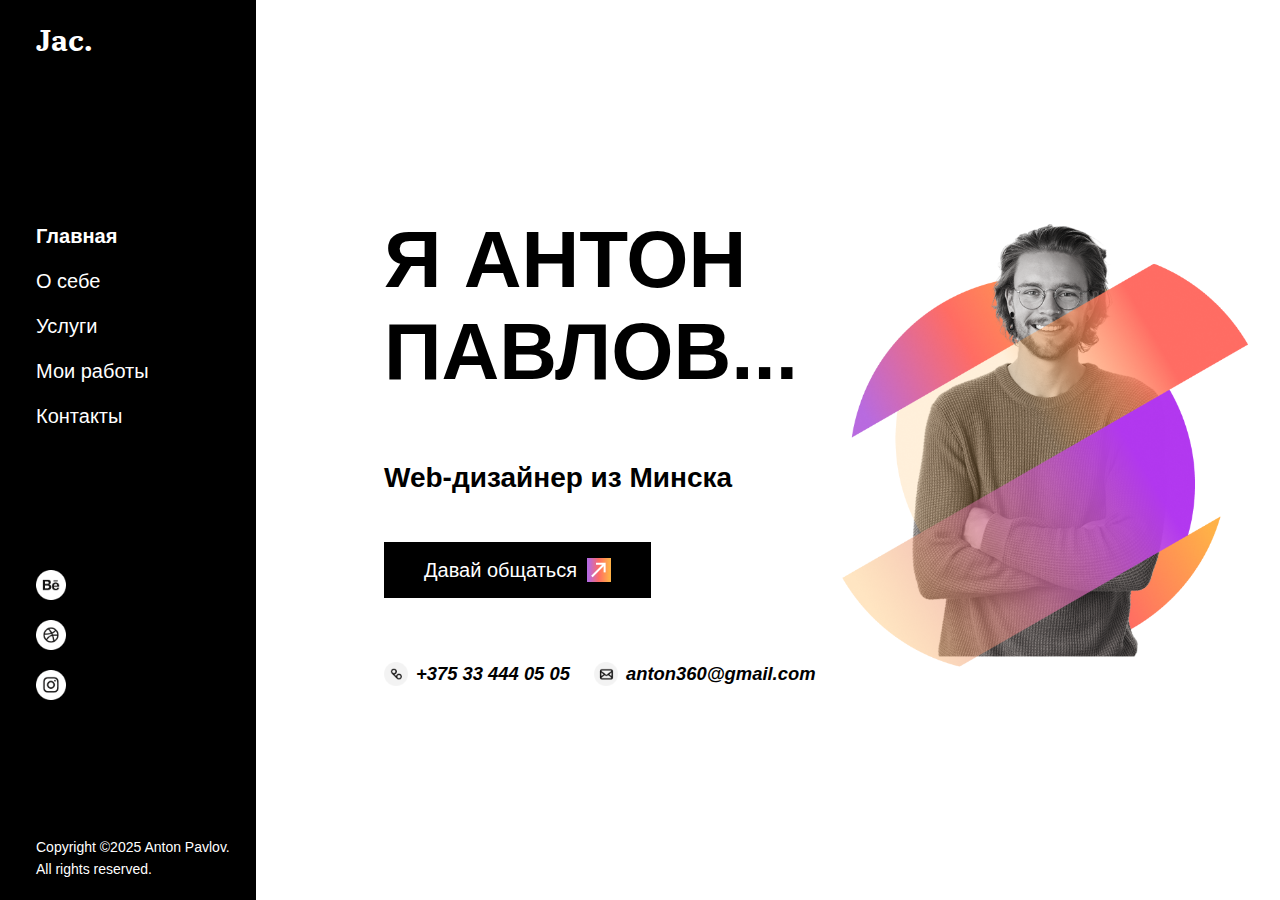
<file: index.html>
<!DOCTYPE html>
<html lang="ru">
<head>
    <meta charset="UTF-8">
    <meta name="viewport" content="width=device-width, initial-scale=1.0">
    <meta name="description" content="Меня зовут Антон Павлов. Я веб-дизайнер из Минска. Создаю уникальные дизайны для сайтов и приложений. Свяжитесь со мной для консультации и начала проекта.">
    <meta name="keywords" content="веб-дизайнер, Минск, услуги веб-дизайна, дизайн сайтов, консультация веб-дизайнера">
    <meta property="og:title" content="Антон Павлов - Веб-дизайнер из Минска">
    <meta property="og:description" content="Меня зовут Антон Павлов. Я веб-дизайнер из Минска. Помогу вам создать уникальный дизайн для сайта. Свяжитесь со мной для начала проекта.">
    <meta property="og:image" content="https://example.com/anton-image.jpg">
    <meta name="twitter:card" content="summary_large_image">
    <meta name="twitter:title" content="Антон Павлов - Веб-дизайнер из Минска">
    <meta name="twitter:description" content="Создайте идеальный веб-дизайн с Антоном Павловым. Консультации, дизайн сайтов, уникальные решения для вашего бизнеса.">
    <meta name="twitter:image" content="https://example.com/anton-image.jpg">
    <title>Главная</title>
    <link rel="icon" href="assets/images/favicon.ico" type="image/x-icon">
    <link rel="stylesheet" href="styles/styles.css"> 
    <link rel="stylesheet" href="styles/main.css">
    <link href="https://fonts.googleapis.com/css2?family=IBM+Plex+Serif:wght@700&display=swap" rel="stylesheet">
</head>
<body>
    <input type="checkbox" id="burger-toggle" class="burger-toggle">
    <label for="burger-toggle" class="burger-menu">☰</label>
    
    <aside class="sidebar">
        <div class="logo">Jac.</div>
        <nav class="menu">
            <a href="index.html" class="menu-item active">Главная</a>
            <a href="pages/main.html" class="menu-item">О себе</a>
            <a href="pages/services.html" class="menu-item">Услуги</a>
            <a href="pages/works.html" class="menu-item">Мои работы</a>
            <a href="pages/contact.html" class="menu-item">Контакты</a>
        </nav>
        <div class="social-icons">
            <a href="https://www.behance.net/" target="_blank" rel="noopener noreferrer"><img src="assets/images/Goggle.png" alt="Перейти на Behance"></a>
            <a href="https://dribbble.com/" target="_blank" rel="noopener noreferrer"><img src="assets/images/icon.png" alt="Перейти на Dribbble"></a>
            <a href="https://www.instagram.com/" target="_blank" rel="noopener noreferrer"><img src="assets/images/Instagram.png" alt="Перейти на Instagram"></a>
        </div>
        <div class="copyright">
            <p>Copyright ©2025 Anton Pavlov. All rights reserved.</p>
        </div>
    </aside>

    <main class="main-content">
        <div class="content-wrapper">
            <div class="info">
                <h1>Я АНТОН ПАВЛОВ...</h1>
                <h2>Web-дизайнер из Минска</h2>
                <a href="https://www.linkedin.com/" target="_blank" class="btn" download>Давай общаться  
                    <img src="assets/images/north_east.png" alt="Иконка стрелки" class="icon-btn">
                </a>
                <div class="contacts">
                    <div class="contact">
                        <img src="assets/images/Icon_phone.png" alt="Телефон" class="icon">
                        <a class="c">+375 33 444 05 05</a>
                    </div>
                    <div class="contact">
                        <img src="assets/images/Icon_mail.png" alt="Email" class="icon">
                        <a class="c">anton360@gmail.com</a>
                    </div>
                </div>
            </div>
            <img src="assets/images/main_img.png" alt="Антон Павлов - Веб-дизайнер" class="photo">
        </div>
    </main>

</body>
</html>
</file>
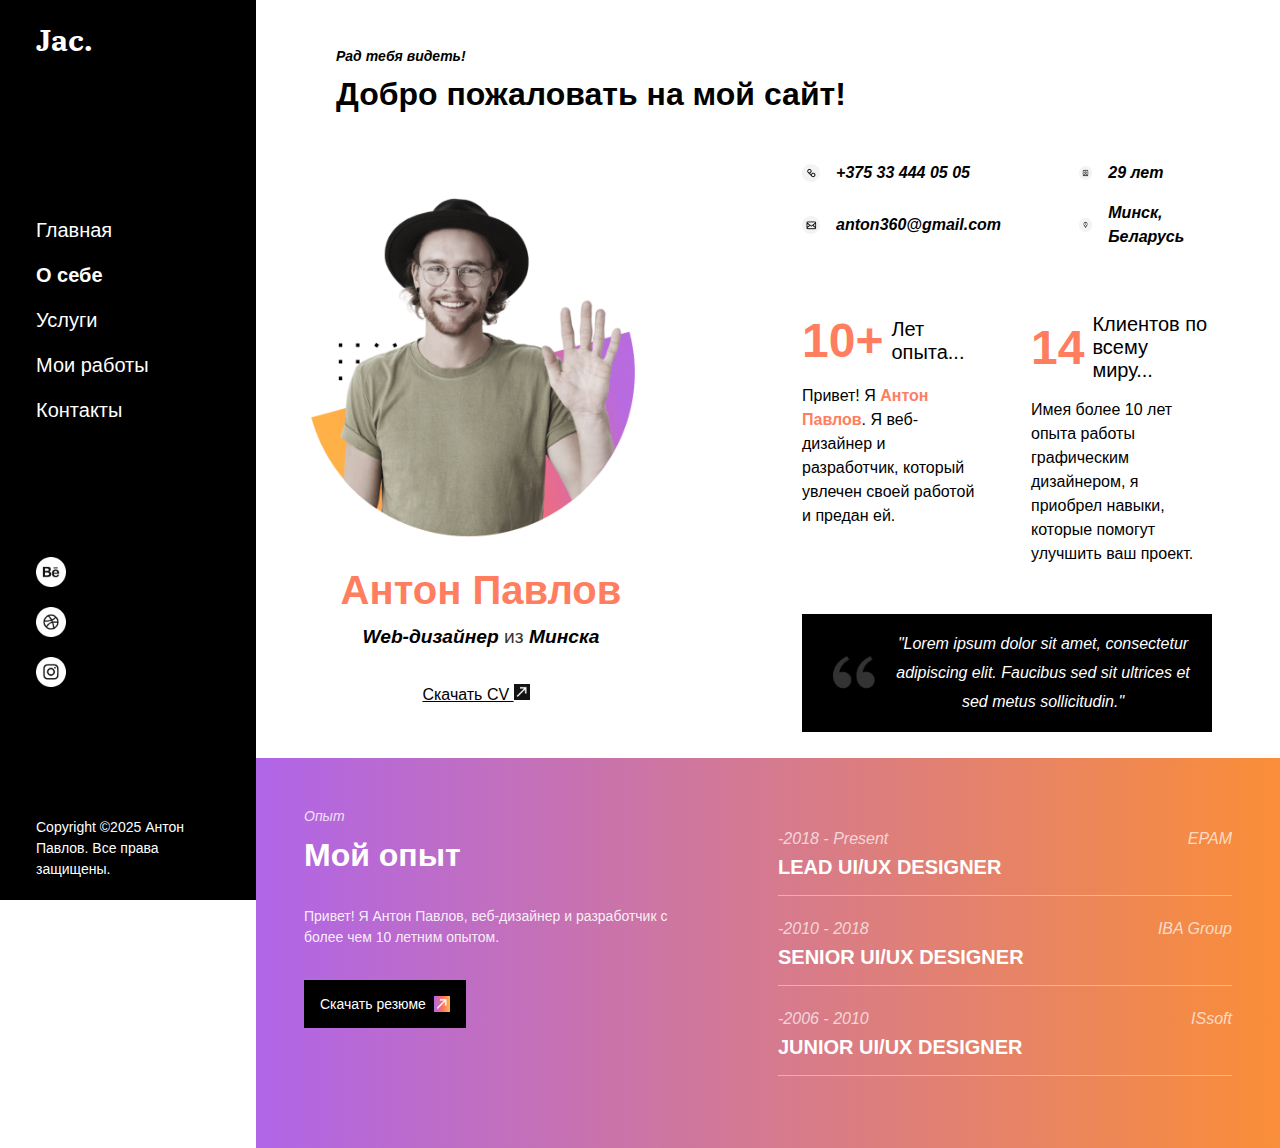
<file: pages/main.html>
<!DOCTYPE html>
<html lang="ru">
<head>
    <meta charset="UTF-8">
    <meta name="viewport" content="width=device-width, initial-scale=1.0">
    <meta name="description" content="Антон Павлов — профессиональный веб-дизайнер с более чем 10 летним опытом. Работы в области UI/UX дизайна, создание адаптивных интерфейсов и улучшение пользовательского опыта.">
    <meta name="keywords" content="веб-дизайнер, UI/UX дизайн, Минск, резюме веб-дизайнера, дизайн интерфейсов, опыт работы, дизайн для мобильных устройств">
    <meta name="author" content="Антон Павлов">
    <title>Главная | Антон Павлов — Веб-дизайнер</title>
    <link rel="icon" href="../assets/images/favicon.ico" type="image/x-icon">
    <link rel="stylesheet" href="../styles/styles.css">
    <link rel="stylesheet" href="../styles/home.css">
    <link href="https://fonts.googleapis.com/css2?family=IBM+Plex+Serif:wght@700&display=swap" rel="stylesheet">
</head>
<body>
    <input type="checkbox" id="burger-toggle" class="burger-toggle">
    <label for="burger-toggle" class="burger-menu">☰</label>
    
    <aside class="sidebar">
        <div class="logo">Jac.</div>
        <nav class="menu">
            <a href="../index.html" class="menu-item">Главная</a>
            <a href="main.html" class="menu-item active">О себе</a>
            <a href="services.html" class="menu-item">Услуги</a>
            <a href="works.html" class="menu-item">Мои работы</a>
            <a href="contact.html" class="menu-item">Контакты</a>
        </nav>
        <div class="social-icons">
            <a href="https://www.behance.net/" target="_blank" alt="Behance">
                <img src="../assets/images/Goggle.png" alt="Профиль на Behance">
            </a>
            <a href="https://dribbble.com/" target="_blank" alt="Dribbble">
                <img src="../assets/images/icon.png" alt="Профиль на Dribbble">
            </a>
            <a href="https://www.instagram.com/" target="_blank" alt="Instagram">
                <img src="../assets/images/Instagram.png" alt="Профиль в Instagram">
            </a>
        </div>
        <div class="copyright">
            <p>Copyright ©2025 Антон Павлов. Все права защищены.</p>
        </div>
    </aside>
    <main class="main-content">
        <section class="title-section">
            <h1>Рад тебя видеть!</h1>
            <h2>Добро пожаловать на мой сайт!</h2>
        </section>
        <div class="hero-info-wrapper">
            <section class="hero-container">
                <div class="hero-image">
                    <img src="../assets/images/img_home.png" alt="Портрет Антона Павлова">
                </div>
                <div class="hero-content">
                    <h2 class="name">Антон Павлов</h2>
                    <p class="subtitle"><span class="bolditalic">Web-дизайнер</span> из <span class="bolditalic">Минска</span></p>
                    <a href="https://www.linkedin.com/" target="_blank" class="social-link" download>Скачать CV 
                        <img src="../assets/images/north_east_home.png" alt="Стрелка" class="icon-north-east">
                    </a>
                </div>
            </section>
            <section class="info-container">
                <div class="contacts">
                    <div class="contact-item">
                        <img src="../assets/images/Icon_phone.png" alt="Иконка телефона" class="icon-info">
                        <p>+375 33 444 05 05</p>
                    </div>
                    <div class="contact-item">
                        <img src="../assets/images/icon_age.png" alt="Иконка возраста" class="icon-info">
                        <p>29 лет</p>
                    </div>
                    <div class="contact-item">
                        <img src="../assets/images/Icon_mail.png" alt="Иконка почты" class="icon-info">
                        <p>anton360@gmail.com</p>
                    </div>
                    <div class="contact-item">
                        <img src="../assets/images/icon_place.png" alt="Иконка местоположения" class="icon-info">
                        <p>Минск, Беларусь</p>
                    </div>
                </div>
                <div class="info">
                    <div class="info-item">
                        <div class="info-age">
                            <h2 class="gradient-text">10+ <span>Лет опыта...</span></h2>
                        </div>
                        <p>
                            Привет! Я <span class="highlight">Антон Павлов</span>. Я веб-дизайнер и разработчик, который увлечен своей работой и предан ей.
                        </p>
                    </div>
                    <div class="info-item">
                        <div class="info-age">
                            <h2 class="gradient-text">14 <span>Клиентов по всему миру...</span></h2>
                        </div>
                        <p>
                            Имея более 10 лет опыта работы графическим дизайнером, я приобрел навыки, которые помогут улучшить ваш проект.
                        </p>
                    </div>
                </div>
                <div class="testimonial">
                    <blockquote>
                        <img src="../assets/images/ri_double-quotes-r.png" alt="Icon Quote" class="icon">
                        <span>"Lorem ipsum dolor sit amet, consectetur adipiscing elit. Faucibus sed sit ultrices et sed metus sollicitudin."</span>
                    </blockquote>
                </div> 
            </section>
        </div>
        <footer class="footer">
            <section class="experience">
                <div class="experience-container">
                    <div class="experience-left">
                        <p class="tagline">Опыт</p>
                        <h2 class="title">Мой опыт</h2>
                        <p class="description">
                            Привет! Я Антон Павлов, веб-дизайнер и разработчик с более чем 10 летним опытом.
                        </p>
                        <a href="https://www.linkedin.com/" target="_blank" class="btn" download>Скачать резюме 
                            <img src="../assets/images/north_east.png" alt="Иконка стрелки" class="icon">
                        </a>
                    </div>
                    <div class="experience-right">
                        <ul class="experience-list">
                            <li>
                                <div class="experience-info">
                                    <div class="line-one">
                                        <span class="time">-2018 - Present</span>
                                        <span class="company">EPAM</span>
                                    </div>
                                    <div class="line-two">
                                        <span class="position">LEAD UI/UX DESIGNER</span>
                                    </div>
                                </div>
                            </li>
                            <li>
                                <div class="experience-info">
                                    <div class="line-one">
                                        <span class="time">-2010 - 2018</span>
                                        <span class="company">IBA Group</span>
                                    </div>
                                    <div class="line-two">
                                        <span class="position">SENIOR UI/UX DESIGNER</span>
                                    </div>
                                </div>
                            </li>
                            <li>
                                <div class="experience-info">
                                    <div class="line-one">
                                        <span class="time">-2006 - 2010</span>
                                        <span class="company">ISsoft</span>
                                    </div>
                                    <div class="line-two">
                                        <span class="position">JUNIOR UI/UX DESIGNER</span>
                                    </div>
                                </div>
                            </li>
                        </ul>
                    </div>
                </div>
            </section>
        </footer>
    </main>
</body>
</html>
</file>
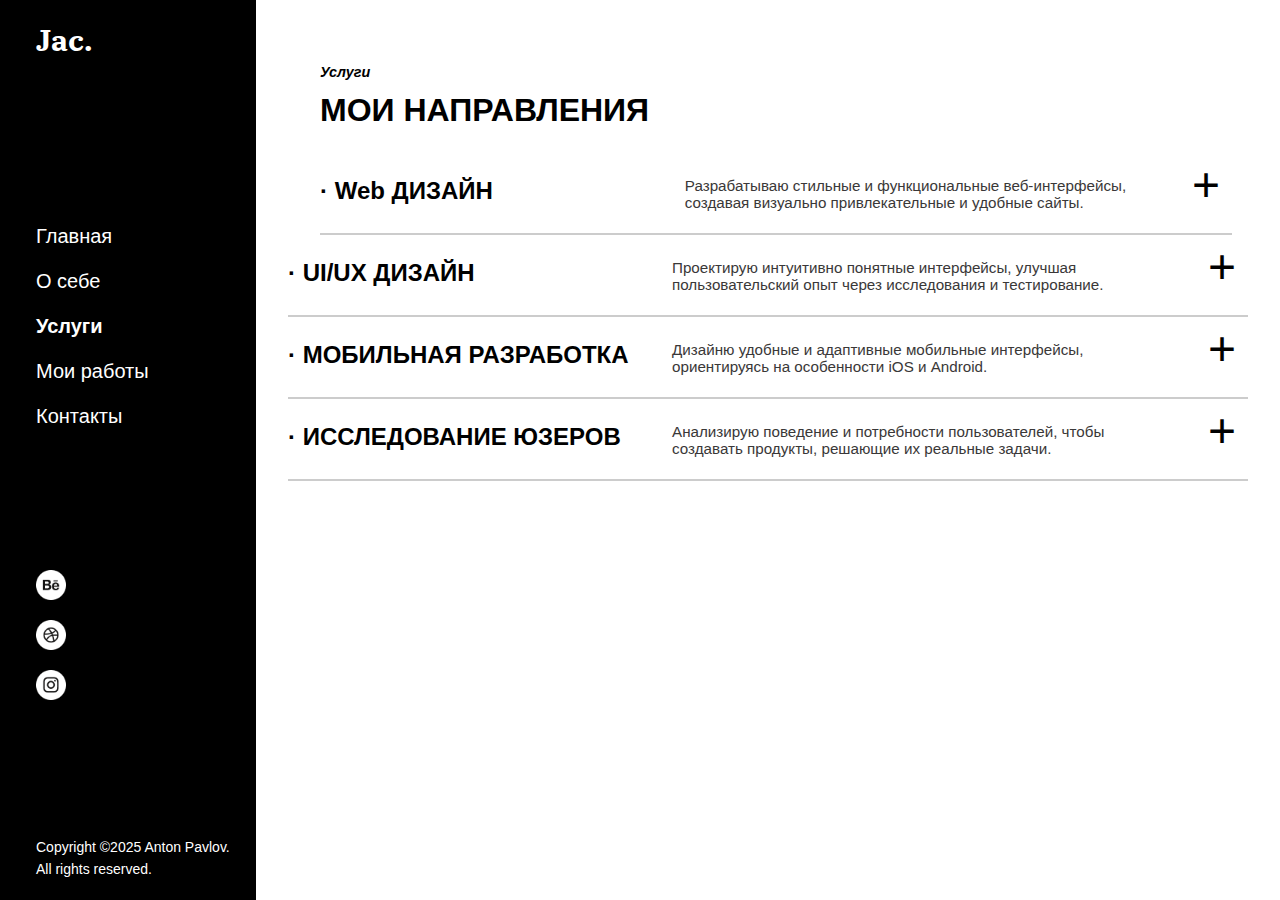
<file: pages/services.html>
<!DOCTYPE html>
<html lang="ru">
<head>
    <meta charset="UTF-8">
    <meta name="viewport" content="width=device-width, initial-scale=1.0">
    <meta name="description" content="Профессиональные услуги в области веб-дизайна, UI/UX дизайна, мобильной разработки и исследования юзеров. Создание адаптивных и удобных интерфейсов для бизнеса.">
    <meta name="keywords" content="веб-дизайн, UI/UX дизайн, мобильная разработка, исследование юзеров, интерфейсы, адаптивный дизайн, пользовательский опыт">
    <title>Услуги — Веб-дизайн, UI/UX Дизайн, Мобильная Разработка</title>
    <link rel="icon" href="../assets/images/favicon.ico" type="image/x-icon">
    <link rel="stylesheet" href="../styles/styles.css"> 
    <link rel="stylesheet" href="../styles/services.css">
    <link href="https://fonts.googleapis.com/css2?family=IBM+Plex+Serif:wght@700&display=swap" rel="stylesheet">
</head>
<body>
    <input type="checkbox" id="burger-toggle" class="burger-toggle">
    <label for="burger-toggle" class="burger-menu" aria-label="Открыть меню">☰</label>
    
    <aside class="sidebar">
        <div class="logo" aria-label="Логотип">Jac.</div>
        <nav class="menu" aria-label="Меню навигации">
            <a href="../index.html" class="menu-item">Главная</a>
            <a href="main.html" class="menu-item">О себе</a>
            <a href="services.html" class="menu-item active">Услуги</a>
            <a href="works.html" class="menu-item">Мои работы</a>
            <a href="contact.html" class="menu-item">Контакты</a>
        </nav>
        <div class="social-icons" aria-label="Социальные сети">
            <a href="https://www.behance.net/" target="_blank" rel="noopener noreferrer" aria-label="Перейти на Behance">
                <img src="../assets/images/Goggle.png" alt="Behance" width="32" height="32">
            </a>
            <a href="https://dribbble.com/" target="_blank" rel="noopener noreferrer" aria-label="Перейти на Dribbble">
                <img src="../assets/images/icon.png" alt="Dribbble" width="32" height="32">
            </a>
            <a href="https://www.instagram.com/" target="_blank" rel="noopener noreferrer" aria-label="Перейти на Instagram">
                <img src="../assets/images/Instagram.png" alt="Instagram" width="32" height="32">
            </a>
        </div>
        <footer class="copyright">
            <p>Copyright ©2025 Anton Pavlov. All rights reserved.</p>
        </footer>
    </aside>
    
    <main class="main-content">
        <header class="header">
            <h1>Услуги</h1>
            <h2>МОИ НАПРАВЛЕНИЯ</h2>
        </header>
        
        <section class="services-container">
            <article class="service" data-index="1">
                <header class="service-title-container">
                    <h3 class="service-title">· Web ДИЗАЙН</h3>
                </header>
                <div class="service-desc-container">
                    <div class="service-summary">
                        <p class="service-desc">Разрабатываю стильные и функциональные веб-интерфейсы, создавая визуально привлекательные и удобные сайты.</p>
                        <button class="expand-btn">+</button>
                    </div>
                    <div class="service-details">
                        <p>Разрабатываю современные и адаптивные веб-интерфейсы, учитывая последние тренды. Создаю визуально привлекательные дизайны, которые улучшают пользовательский опыт и повышают вовлеченность.</p>
                        <img src="../assets/images/web_design.webp" alt="Пример веб-дизайна">
                    </div>
                </div>
            </article>
        </section>
        
            
            <article class="service" data-index="2">
                <header class="service-title-container">
                    <h3 class="service-title">· UI/UX ДИЗАЙН</h3>
                </header>
                <div class="service-desc-container">
                    <div class="service-summary">
                        <p class="service-desc">Проектирую интуитивно понятные интерфейсы, улучшая пользовательский опыт через исследования и тестирование.</p>
                        <button class="expand-btn">+</button>
                    </div>
                    <div class="service-details">
                        <p>Проектирую удобные и интуитивно понятные интерфейсы, ориентированные на пользователя. Анализирую поведение аудитории и тестирую прототипы, чтобы создавать максимально эффективные решения.</p>
                        <img src="../assets/images/ui_ux.jpg" alt="Пример веб-дизайна">
                    </div>
                </div>
            </article>
            
            <article class="service" data-index="3">
                <header class="service-title-container">
                    <h3 class="service-title">· МОБИЛЬНАЯ РАЗРАБОТКА</h3>
                </header>
                <div class="service-desc-container">
                    <div class="service-summary">
                        <p class="service-desc">Дизайню удобные и адаптивные мобильные интерфейсы, ориентируясь на особенности iOS и Android.</p>
                        <button class="expand-btn">+</button>
                    </div>
                    <div class="service-details">
                        <p>Дизайню интерфейсы для мобильных приложений с акцентом на удобство и доступность. Оптимизирую пользовательские сценарии, учитывая особенности платформ iOS и Android.</p>
                        <img src="../assets/images/mobile.png" alt="Пример веб-дизайна">
                    </div>
                </div>
            </article>
            
            <article class="service" data-index="4">
                <header class="service-title-container">
                    <h3 class="service-title">· ИССЛЕДОВАНИЕ ЮЗЕРОВ</h3>
                </header>
                <div class="service-desc-container">
                    <div class="service-summary">
                        <p class="service-desc">Анализирую поведение и потребности пользователей, чтобы создавать продукты, решающие их реальные задачи.</p>
                        <button class="expand-btn">+</button>
                    </div>
                    <div class="service-details">
                        <p>Провожу глубинные интервью и тестирования, чтобы понять реальные потребности аудитории. Использую аналитические данные для создания продуктов, которые решают конкретные задачи пользователей.</p>
                        <img src="../assets/images/user_research.png" alt="Пример веб-дизайна">
                    </div>
                </div>
            </article>
        </section>
    </main>
    <script src="../scripts/drag.js"></script>
    <script src="../scripts/open_service.js"></script>
</body>
</html>
</file>
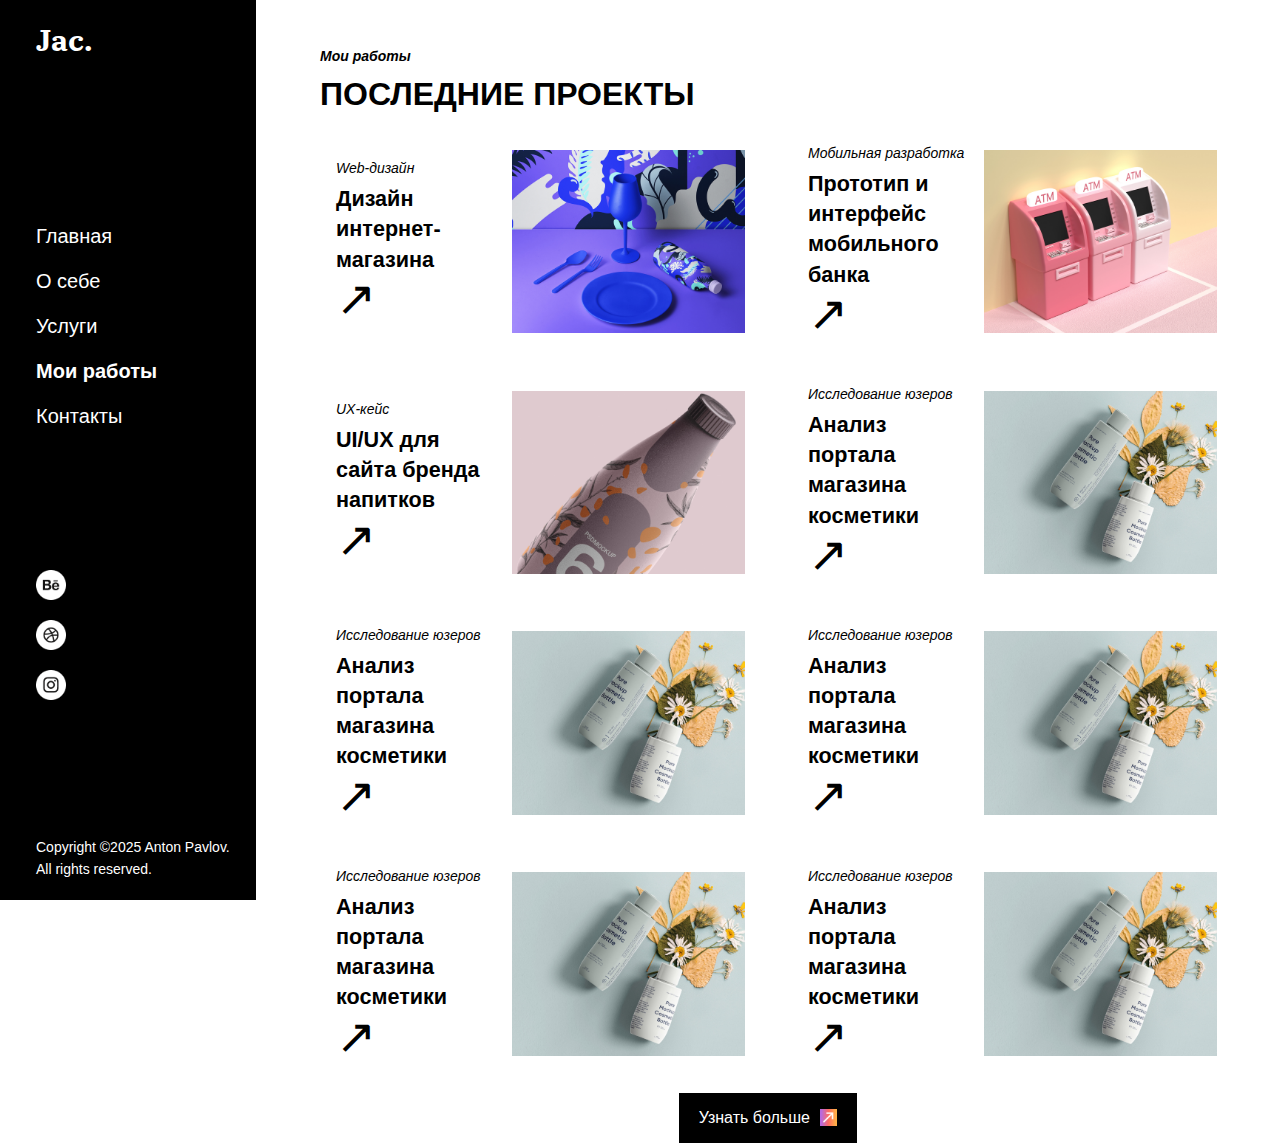
<file: pages/works.html>
<!DOCTYPE html>
<html lang="ru">
<head>
    <meta charset="UTF-8">
    <meta name="viewport" content="width=device-width, initial-scale=1.0">
    <meta name="description" content="Просмотрите мои работы в области веб-дизайна, мобильной разработки и UX-дизайна. Профессиональные проекты с детальной проработкой интерфейсов и исследований.">
    <title>Мои работы — Веб-дизайн, Мобильная разработка, UX/UI проекты</title>
    <link rel="icon" href="../assets/images/favicon.ico" type="image/x-icon">
    <link rel="stylesheet" href="../styles/styles.css"> 
    <link rel="stylesheet" href="../styles/works.css">
    <link href="https://fonts.googleapis.com/css2?family=IBM+Plex+Serif:wght@700&display=swap" rel="stylesheet">
</head>
<body>
    <input type="checkbox" id="burger-toggle" class="burger-toggle">
    <label for="burger-toggle" class="burger-menu" aria-label="Открыть меню">☰</label>
    
    <aside class="sidebar">
        <div class="logo" aria-label="Логотип">Jac.</div>
        <nav class="menu" aria-label="Меню навигации">
            <a href="../index.html" class="menu-item">Главная</a>
            <a href="main.html" class="menu-item">О себе</a>
            <a href="services.html" class="menu-item">Услуги</a>
            <a href="works.html" class="menu-item active">Мои работы</a>
            <a href="contact.html" class="menu-item">Контакты</a>
        </nav>
        <div class="social-icons" aria-label="Социальные сети">
            <a href="https://www.behance.net/" target="_blank" aria-label="Behance"><img src="../assets/images/Goggle.png" alt="Behance"></a>
            <a href="https://dribbble.com/" target="_blank" aria-label="Dribble"><img src="../assets/images/icon.png" alt="Dribble"></a>
            <a href="https://www.instagram.com/" target="_blank" aria-label="Instagram"><img src="../assets/images/Instagram.png" alt="Instagram"></a>
        </div>
        <footer class="copyright">
            <p>Copyright ©2025 Anton Pavlov. All rights reserved.</p>
        </footer>
    </aside>
    <main class="main-content">
        <header class="title-section">
            <h1>Мои работы</h1>
            <h2>ПОСЛЕДНИЕ ПРОЕКТЫ</h2>
        </header>
        <section class="projects">
            <article class="project" data-index="1">
                <div class="project-content">
                    <p class="project-category">Web-дизайн</p>
                    <h3>Дизайн интернет-магазина</h3>
                    <a href="https://dribbble.com/shots/25543928-Furniture-eCommerce-Website-Header-Exploration" target="_blank" class="project-link" aria-label="Посмотреть проект на Dribbble">
                        <span>↗</span>
                    </a>
                </div>
                <img src="../assets/images/works_img_1.png" alt="Дизайн интернет-магазина" width="600" height="400" srcset="../assets/images/works_img_1.png 2x">
            </article>
            <article class="project" data-index="2">
                <div class="project-content">
                    <p class="project-category">Мобильная разработка</p>
                    <h3>Прототип и интерфейс мобильного банка</h3>
                    <a href="https://dribbble.com/shots/25546025-Dashboard-Stocks" target="_blank" class="project-link" aria-label="Посмотреть проект на Dribbble">
                        <span>↗</span>
                    </a>
                </div>
                <img src="../assets/images/works_img_2.png" alt="Прототип мобильного банка" width="600" height="400" srcset="../assets/images/works_img_2.png 2x">
            </article>
            <article class="project" data-index="3">
                <div class="project-content">
                    <p class="project-category">UX-кейс</p>
                    <h3>UI/UX для сайта бренда напитков</h3>
                    <a href="https://dribbble.com/shots/25521060-Nutless-Monkey-Flavored-Kentucky-Bourbon-Whiskey" target="_blank" class="project-link" aria-label="Посмотреть проект на Dribbble">
                        <span>↗</span>
                    </a>
                </div>
                <img src="../assets/images/works_img_3.png" alt="UI/UX для сайта бренда напитков" width="600" height="400" srcset="../assets/images/works_img_3.png 2x">
            </article>
            <article class="project" data-index="4">
                <div class="project-content">
                    <p class="project-category">Исследование юзеров</p>
                    <h3>Анализ портала магазина косметики</h3>
                    <a href="https://dribbble.com/shots/25545713-Skincare-Products-Ecommerce-Web-Design" target="_blank" class="project-link" aria-label="Посмотреть проект на Dribbble">
                        <span>↗</span>
                    </a>
                </div>
                <img src="../assets/images/works_img_4.png" alt="Анализ портала магазина косметики" width="600" height="400" srcset="../assets/images/works_img_4.png 2x">
            </article>
            <article class="project" data-index="4">
                <div class="project-content">
                    <p class="project-category">Исследование юзеров</p>
                    <h3>Анализ портала магазина косметики</h3>
                    <a href="https://dribbble.com/shots/25545713-Skincare-Products-Ecommerce-Web-Design" target="_blank" class="project-link" aria-label="Посмотреть проект на Dribbble">
                        <span>↗</span>
                    </a>
                </div>
                <img src="../assets/images/works_img_4.png" alt="Анализ портала магазина косметики" width="600" height="400" srcset="../assets/images/work_img_5.jpg 2x">
            </article>
            <article class="project" data-index="4">
                <div class="project-content">
                    <p class="project-category">Исследование юзеров</p>
                    <h3>Анализ портала магазина косметики</h3>
                    <a href="https://dribbble.com/shots/25545713-Skincare-Products-Ecommerce-Web-Design" target="_blank" class="project-link" aria-label="Посмотреть проект на Dribbble">
                        <span>↗</span>
                    </a>
                </div>
                <img src="../assets/images/works_img_4.png" alt="Анализ портала магазина косметики" width="600" height="400" srcset="../assets/images/work_image_6.jpg 2x">
            </article>
            <article class="project" data-index="4">
                <div class="project-content">
                    <p class="project-category">Исследование юзеров</p>
                    <h3>Анализ портала магазина косметики</h3>
                    <a href="https://dribbble.com/shots/25545713-Skincare-Products-Ecommerce-Web-Design" target="_blank" class="project-link" aria-label="Посмотреть проект на Dribbble">
                        <span>↗</span>
                    </a>
                </div>
                <img src="../assets/images/works_img_4.png" alt="Анализ портала магазина косметики" width="600" height="400" srcset="../assets/images/work_image_7.jpg 2x">
            </article>
            <article class="project" data-index="4">
                <div class="project-content">
                    <p class="project-category">Исследование юзеров</p>
                    <h3>Анализ портала магазина косметики</h3>
                    <a href="https://dribbble.com/shots/25545713-Skincare-Products-Ecommerce-Web-Design" target="_blank" class="project-link" aria-label="Посмотреть проект на Dribbble">
                        <span>↗</span>
                    </a>
                </div>
                <img src="../assets/images/works_img_4.png" alt="Анализ портала магазина косметики" width="600" height="400" srcset="../assets/images/work_img_8.jpg 2x">
            </article>
        </section>
        <div class="button-container">
            <a href="https://dribbble.com/" target="_blank" class="btn" aria-label="Посмотреть другие работы">
                Узнать больше 
                <img src="../assets/images/north_east.png" alt="Иконка" class="icon">
            </a>
        </div>            
    </main>
    <script src="../scripts/drag.js"></script>
</body>
</html>
</file>
<file: styles/styles.css>
* {
    margin: 0;
    padding: 0;
    box-sizing: border-box;
}

.container {
    display: flex;
    width: 240px;
    transition: width 0.3s ease;
}

body {
    background-color: #000;
    color: #fff;
    margin: 0;
    padding: 0;
    display: flex;
    font-family: Arial, sans-serif;
    display: flex;
    height: 100vh;
    font-size: 16px;
    overflow: visible;
}

.sidebar {
    position: fixed;
    top: 0;
    left: 0;
    min-height: 100vh;
    width: 20%;
    background-color: #000;
    color: #fff;
    display: flex;
    flex-direction: column;
    justify-content: space-between;
    padding: 1.25rem;
    z-index: 1000;
}

.main-content {
    flex: 1;
    background-color: #fff;
    color: #000;
    padding: 2rem;
}

.sidebar .logo {
    font-family: 'IBM Plex Serif', sans-serif;
    font-size: 1.875rem;
    font-weight: bold;
    margin-bottom: 1.875rem;
    margin-left: 1rem;
}

.menu {
    display: flex;
    flex-direction: column;
    gap: 0.5rem;
    margin-left: 1rem;
}

.menu-item {
    font-family: 'IBM Plex Sans', sans-serif;
    font-size: 1.25rem;
    color: #ffffff;
    line-height: 1.875rem;
    text-decoration: none;
    margin-bottom: 0.4375rem;
    transition: transform 0.3s ease, color 0.3s ease;
}

.menu-item:hover {
    transform: scale(1.05);
    color: orange;
}

.menu-item.active {
    font-weight: bold;
}

.social-icons {
    display: flex;
    flex-direction: column;
    gap: 1rem;
    margin-left: 1rem;
}

.social-icons img {
    width: 15%;
    height: auto;
    transition: transform 0.3s ease, filter 0.3s ease;
}

.social-icons img:hover {
    transform: scale(1.1);
    filter: brightness(1.2);
}

.copyright {
    font-family: 'IBM Plex Sans', sans-serif;
    font-size: 0.875rem;
    line-height: 1.375rem;
    text-align: left;
    margin-left: 1rem;
}

.copyright p{
    font-size: 0.875rem;
    color: #fff;
}

.burger-menu {
    display: none;
    font-size: 2rem;
    color: #333232;
    position: absolute;
    top: 1rem;
    left: 1rem;
    cursor: pointer;
    z-index: 1100;
}

.burger-toggle {
    display: none;
}

.burger-toggle:checked ~ .container {
    width: 0;
}

.burger-toggle:checked ~ .main-content {
    margin-left: 0;
}

@media (max-width: 1200px) {
    .sidebar {
        width: 20%;
    }

    .menu-item {
        font-size: 1.125rem;
    }
}

@media (max-width: 1024px) {
    .sidebar {
        width: 20%;
    }

    .menu-item {
        font-size: 1.125rem;
    }
}

@media (max-width: 992px) {
    .burger-menu {
        display: block;
    }

    .container {
        width: 0;
    }

    .sidebar {
        transform: translateX(-100%);
        position: fixed;
        top: 0;
        left: 0;
        height: 100%;
        width: 240px;
        transition: transform 0.3s ease;
    }

    .burger-toggle:checked ~ .sidebar {
        transform: translateX(0);
    }

    .main-content {
        margin-left: 0;
        width: 100%;
    }

    .sidebar .logo {
        margin-left: 3rem;
    }

    .menu-item {
        font-size: 1rem;
    }

    .social-icons img {
        width: 2rem;
    }
}

@media (max-width: 768px) {
    .burger-menu {
        display: block;
    }

    .sidebar {
        transform: translateX(-100%);
        position: fixed;
        top: 0;
        left: 0;
        height: 100%;
        width: 240px;
        transition: transform 0.3s ease;
    }

    .burger-toggle:checked ~ .sidebar {
        transform: translateX(0);
    }

    .sidebar .logo {
        margin-left: 2rem;
    }
    
    .menu {
        margin-left: 2rem;
    }

    .social-icons {
        margin-left: 2rem;
    }

    .copyright {
        margin-left: 2rem;
    }
}

* {
    margin: 0;
    padding: 0;
    box-sizing: border-box;
}

.container {
    display: flex;
    width: 240px;
    transition: width 0.3s ease;
}

body {
    background-color: #000;
    color: #fff;
    margin: 0;
    padding: 0;
    display: flex;
    font-family: Arial, sans-serif;
    display: flex;
    height: 100vh;
    font-size: 16px;
    overflow: visible;
}

.sidebar {
    position: fixed;
    top: 0;
    left: 0;
    min-height: 100vh;
    width: 20%;
    background-color: #000;
    color: #fff;
    display: flex;
    flex-direction: column;
    justify-content: space-between;
    padding: 1.25rem;
    z-index: 1000;
}

.main-content {
    flex: 1;
    background-color: #fff;
    color: #000;
    padding: 2rem;
}

.sidebar .logo {
    font-family: 'IBM Plex Serif', sans-serif;
    font-size: 1.875rem;
    font-weight: bold;
    margin-bottom: 1.875rem;
    margin-left: 1rem;
}

.menu {
    display: flex;
    flex-direction: column;
    gap: 0.5rem;
    margin-left: 1rem;
}

.menu-item {
    font-family: 'IBM Plex Sans', sans-serif;
    font-size: 1.25rem;
    color: #ffffff;
    line-height: 1.875rem;
    text-decoration: none;
    margin-bottom: 0.4375rem;
    transition: transform 0.3s ease, color 0.3s ease;
}

.menu-item:hover {
    transform: scale(1.05);
    color: orange;
}

.menu-item.active {
    font-weight: bold;
}

.social-icons {
    display: flex;
    flex-direction: column;
    gap: 1rem;
    margin-left: 1rem;
}

.social-icons img {
    width: 15%;
    height: auto;
    transition: transform 0.3s ease, filter 0.3s ease;
}

.social-icons img:hover {
    transform: scale(1.1);
    filter: brightness(1.2);
}

.copyright {
    font-family: 'IBM Plex Sans', sans-serif;
    font-size: 0.875rem;
    line-height: 1.375rem;
    text-align: left;
    margin-left: 1rem;
}

.copyright p{
    font-size: 0.875rem;
    color: #fff;
}

.burger-menu {
    display: none;
    font-size: 2rem;
    color: #333232;
    position: absolute;
    top: 1rem;
    left: 1rem;
    cursor: pointer;
    z-index: 1100;
}

.burger-toggle {
    display: none;
}

.burger-toggle:checked ~ .container {
    width: 0;
}

.burger-toggle:checked ~ .main-content {
    margin-left: 0;
}

@media (max-width: 1200px) {
    .sidebar {
        width: 20%;
    }

    .menu-item {
        font-size: 1.125rem;
    }
}

@media (max-width: 1024px) {
    .sidebar {
        width: 20%;
    }

    .menu-item {
        font-size: 1.125rem;
    }
}

@media (max-width: 992px) {
    .burger-menu {
        display: block;
    }

    .container {
        width: 0;
    }

    .sidebar {
        transform: translateX(-100%);
        position: fixed;
        top: 0;
        left: 0;
        height: 100%;
        width: 240px;
        transition: transform 0.3s ease;
    }

    .burger-toggle:checked ~ .sidebar {
        transform: translateX(0);
    }

    .main-content {
        margin-left: 0;
        width: 100%;
    }

    .sidebar .logo {
        margin-left: 3rem;
    }

    .menu-item {
        font-size: 1rem;
    }

    .social-icons img {
        width: 2rem;
    }
}

@media (max-width: 768px) {
    .burger-menu {
        display: block;
    }

    .sidebar {
        transform: translateX(-100%);
        position: fixed;
        top: 0;
        left: 0;
        height: 100%;
        width: 240px;
        transition: transform 0.3s ease;
    }

    .burger-toggle:checked ~ .sidebar {
        transform: translateX(0);
    }

    .sidebar .logo {
        margin-left: 2rem;
    }
    
    .menu {
        margin-left: 2rem;
    }

    .social-icons {
        margin-left: 2rem;
    }

    .copyright {
        margin-left: 2rem;
    }
}
</file>
<file: styles/main.css>
:root {
    --padding-small: 0.625rem;
    --padding-medium: 1rem;
    --padding-large: 2rem;
    --font-size-medium: 1rem;
    --margin-small: 0.625rem;
    --margin-medium: 1rem;
    --margin-large: 1.25rem;
    --color-primary: #000;
    --color-secondary: #fff;
    --color-accent: #ff7e5f;
}

body {
    background-color: #ffffff;
    color: #000;
    margin: 0;
    padding: 0;
    font-family: 'IBM Plex Sans', sans-serif;
    display: flex;
    justify-content: flex-start;
    align-items: center;
    height: 100vh;
    margin-left: 20%;
}

.main-content {
    display: flex;
    justify-content: center;
    align-items: center;
    width: 100%;
    height: 100%;
    padding: var(--padding-large);
}

.content-wrapper {
    display: flex;
    width: 100%;
    max-width: 100%;
    align-items: center;
}

.info {
    display: flex;
    flex-direction: column;
    max-width: 45%;
    margin-left: 10%;
}

.photo {
    width: 45%;
    object-fit: cover;
}

h1 {
    font-size: 5rem;
    font-weight: bolder;
    margin-bottom: 4rem;
}

h2 {
    font-size: 1.75rem;
    font-weight: bolder;
    margin-bottom: 3rem;
}

.btn {
    background-color: #000;
    color: #fff;
    width:fit-content;
    padding: 1rem 2.5rem;
    border: none;
    text-decoration: none;
    display: inline-flex;
    align-items: center;
    justify-content: center;
    font-size: 1.25rem;
    transition: background-color 0.3s, transform 0.3s;
    margin-bottom: 4rem;
}

.btn:hover {
    background-color: #444;
    transform: scale(1.05);
}

.icon-btn {
    width: 1.5rem;
    margin-left: var(--margin-small);
}

.contacts{
    display: flex;
    align-items: center;
    gap: 1.5rem;
}

.contact {
    display: flex;
    align-items: center;
    gap: 0.5rem;
}

.c{
    font-size:1.15rem;
    font-weight: bold;
    font-style: italic;
}

.icon {
    width: 1.5rem;
    height: auto;
}

@media (max-width: 1200px) {
    .main-content {
        padding: var(--padding-medium);
        margin-left: 0;
    }

    .info {
        margin-left: 10%;
    }

    h1 {
        font-size: 4rem;
        margin-bottom: 3;
    }

    h2 {
        font-size: 1.5rem;
        margin-bottom: 1.5rem;
    }

    .photo{
        padding: 0.5rem;
    }

    .btn{
        font-size: 1rem;
        padding: 0.75rem 1.5rem;
    }

    .c{
        font-size: 1rem;
    }
}

@media (max-width: 1024px) {

    .main-content{
        align-items: flex-start;
    }

    .content-wrapper {
        flex-direction: column;
    }

    .info {
        max-width: 100%;
        margin-left: 0;
        padding: 3rem
    }

    .photo {
        max-width: 80%;
    }

    h1{
        margin-bottom: 2rem;
    }

    h2{
        font-size: 2rem;
        margin-bottom: 2rem;
    }

    .btn{
        font-size: 1.5rem;
        padding: 1rem 2rem;
        margin-bottom: 2rem;
    }

    .c{
        font-size: 1.5rem;
    }

    .icon{
        width: 2rem;
    }
}

@media (max-width: 992px) {
    body{
        margin-left: 0;
    }

    .main-content {
        margin-top: 3rem;
        margin-left: 0;
        padding: var(--padding-medium);
    }

    .info{
        padding: 0;
    }

    .contacts {
        display: grid;
        grid-template-columns: repeat(2, 1fr);
        row-gap: 1rem;
        column-gap: 4rem;
    }
}

@media (max-width: 768px) {
    .main-content {
        padding: var(--padding-small);
    }

    .content-wrapper {
        flex-direction: column;
        align-items: center;
    }

    .info {
        max-width: 100%;
        text-align: center;
        align-items: center;
        padding: 1rem;
    }

    h1{
        font-size: 2.5rem;
    }

    h2{
        font-size: 1.5rem;
    }

    .btn{
        font-size: 1rem;
        padding: 0.75rem 2rem;
    }

    .photo {
        max-width: 70%;
    }

    .contacts{
        display: flex;
        flex-direction: column;
        align-items: center;
    }

    .c{
        font-size: 1rem;
    }

    .icon{
        width: 1.5rem;
    }
}
</file>
<file: styles/home.css>
:root {
    --font-size-xxsmall: 0.65rem;
    --font-size-xsmall: 0.8rem;
    --font-size-small: 0.875rem;
    --font-size-medium: 1rem;
    --font-size-large: 1.5rem;
    --font-size-xlarge: clamp(1.5rem, 2vw + 1rem, 2rem);
    --padding-small: 0.625rem;
    --padding-medium: 1rem;
    --padding-large: 2rem;
    --padding-xlarge: 3rem;
    --margin-small: 0.625rem;
    --margin-medium: 1rem;
    --margin-large: 1.25rem;
    --margin-xlarge: 7rem;
    --color-primary: #000;
    --color-secondary: #fff;
    --color-accent: #ff7e5f;
}

body {
    background-color: #ffffff;
    color: #fff;
    margin: 0;
    padding: 0;
    display: flex;
    font-family: 'IBM Plex Sans', sans-serif;
    display: flex;
    height: 100vh;
    font-size: 16px;
}

.main-content {
    display: flex;
    flex: 1;
    background-color: #fff;
    color: #000;
    padding: 0rem;
    flex-direction: column;
    align-items: flex-start;
    display: flex;
    align-items: stretch;
    min-height: 100vh;
    position: relative;
    margin-left: 20%;
}

.title-section {
    max-width: 100%;
    background-color: #fff;
    margin-top: 3rem;
    margin-left: 5rem;
    margin-bottom: 1rem;
}

.title-section h1 {
    font-size: var(--font-size-small);
    margin-bottom: 0.75rem;
    font-style: italic;
    font-weight: 550;
}

.title-section h2 {
    font-size: var(--font-size-xlarge);
    font-weight: bolder;
}

.hero-info-wrapper {
    display: flex;
    justify-content: space-between;
    gap: var(--margin-large);
    margin: var(--margin-medium) var(--margin-large);
}

.hero-container {
    display: flex;
    flex-direction: column;
    justify-content: center;
    align-items: center;
    text-align: center;
    margin: var(--margin-large) 0;
}

.hero-image img {
    max-width: 25rem;
    padding: var(--padding-small);
}

.hero-content {
    margin-top: var(--margin-medium);
}

.name {
    font-size: 2.5rem;
    font-weight: bold;
    color: #ff7e5f;
}

.subtitle {
    font-size: 1.2rem;
    margin: var(--margin-small) 0;
    color: #333;
    margin-bottom: 2rem;
}

.bolditalic {
    font-weight: bold;
    font-style: italic;
    color: #000;
}

.social-link {
    font-size: var(--font-size-medium);
    font-weight: 300;
    display: inline-block;
    margin-right: var(--margin-small);
    color: #000;
    text-decoration: underline;
    transition: color 0.3s, transform 0.3s;
    margin-bottom: 1rem;
}

.social-link:hover {
    color: #ff7e5f;
    transform: scale(1.1);
}

.icon-north-east {
    width: 1rem;
    height: auto;
}

.info-container {
    display: flex;
    flex-direction: column;
    justify-content: flex-start;
    align-items: flex-start;
    margin-bottom: var(--margin-small);
    margin-left: 6rem;
    margin-top: 1rem;
    margin-right: 3rem;
}

.contacts {
    display: grid;
    max-height: 6rem;
    grid-template-columns: repeat(2, 1fr);
    row-gap: 1rem;
    column-gap: 6rem;
    flex: 2;
    margin-bottom: 4rem;
}

.contact-item {
    display: flex;
    align-items: center;
}

.icon-info {
    width: 10%;
    height: auto;
    margin-right: 1rem;
}

.contact-item p {
    font-size: var(--font-size-medium);
    margin: 0;
    color: #000000;
    font-weight: bold;
    font-style: italic;
}

.info {
    display: grid;
    grid-template-columns: repeat(2, 1fr);
    column-gap: 3rem;
}

.info-item {
    display: flex;
    flex-direction: column;
}

.info-age{
    display: flex;
    align-items: center;
    margin-bottom: 1rem;
}

.info-age h2 {
    font-size: 3rem;
    font-weight: bold;
    color: #FF7E5F;
    margin: 0;
    display: inline-flex;
    align-items: center;
}

.info-age span {
    font-size: 1.25rem;
    font-weight: normal;
    max-width: 15rem;
    color: #000;
    margin-left: 0.5rem;
}

p {
    font-size: 1rem;
    max-width: 20rem;
    line-height: 1.5;
    color: #000000;
}

p .highlight {
    color: #FF7E5F;
    font-weight: bold;
}

.testimonial {
    flex: 1;
    background-color: #000;
    color: #fff;
    text-align: center;
    font-style: italic;
    margin-top: 3rem;
    display: flex;
    justify-content: center;
    align-items: center;
    margin-right: 0rem;
}

.testimonial blockquote {
    display: flex;
    align-items: center;
    gap: 0.5rem;
    max-width: 100%;
    font-size: 1rem;
    line-height: 1.8;
    color: #fff;
    margin: 0 auto;
    padding: 1rem;
}

.testimonial blockquote img {
    width: 3.5rem;
    height: auto;
    opacity: 1;
    flex-shrink: 0;
}

.footer {
    background: linear-gradient(90deg, #b065e8, #fa8e38);
    padding: var(--padding-xlarge);
    color: #fff;
    width: 100%;
    max-width: 100%;
    height: 100%;
    width: 100%;
    box-sizing: border-box;
    margin-top: auto; 
}

.experience-container {
    display: flex;
    justify-content: space-between;
    align-items: flex-start;
    gap: var(--margin-large);
}

.experience-left {
    display: flex;
    flex-direction: column;
    flex: 1;
}

.tagline {
    font-size: var(--font-size-small);
    font-style: italic;
    color: rgba(255, 255, 255, 0.8);
    margin-bottom: var(--margin-small);
}

.title {
    font-size: 2rem;
    font-weight: bold;
    color: #fff;
    margin-bottom: 2rem;
}

.description {
    font-size: var(--font-size-small);
    color: rgba(255, 255, 255, 0.9);
    max-width: 23rem;
}

.btn {
    background-color: #000;
    color: #fff;
    padding: 1rem 1rem;
    text-decoration: none;
    display: inline-flex;
    align-items: center;
    justify-content: center;
    font-size: var(--font-size-small);
    margin-top: 2rem;
    cursor: pointer;
    max-width:fit-content;
}

.icon {
    flex-shrink: 0;
    width: 1rem;
    height: 1rem;
    margin-left: 0.5rem;
}

.experience-right {
    flex: 1;
}

.experience-list {
    list-style: none;
    padding: 0;
    margin: 1.5rem 0;
}

.experience-info {
    border-bottom: 1px solid rgba(255, 255, 255, 0.4);
    padding-bottom: 1rem;
    margin-bottom: 1.5rem;
}

.line-one {
    display: flex;
    justify-content: space-between;
    font-size: 0.75rem;
    color: rgba(255, 255, 255, 0.7);
    font-style: italic;
}

.line-two {
    text-align: left;
    font-size: 1.25rem;
    font-weight: bold;
    color: #fff;
    margin-top: 0.5rem;
}

.time {
    font-size: 1rem;
}

.company {
    font-size: 1rem;
    text-align: right;
}

@media (max-width: 1200px) {
    .main-content {
        padding: var(--padding-medium);
        margin-left: 20%;
    }

    .title-section h2 {
        font-size: 1.8rem;
    }

    .hero-container {
        margin: var(--margin-medium) 0;
    }

    .hero-image img {
        max-width: 20rem;
    }

    .info-age h2 {
        font-size: 2.2rem;
    }

    p {
        font-size: 0.95rem;
    }
}

@media (min-width: 1024px) {
    .hero-info-wrapper {
        flex-direction: row;
        align-items: flex-start;
    }

    .hero-container, 
    .info-container {
        flex: 1;
    }
}

@media (max-width: 1024px) {
    .hero-info-wrapper {
        flex-direction: column;
        align-items: center;
    }

    .hero-container, 
    .info-container {
        width: 100%;
        margin-bottom: var(--margin-medium);
    }

    .info-container {
        display: flex;
        flex-direction: column;
        justify-content: center;
        align-items: center;
        text-align: left;
        gap: var(--margin-small);
    }
    
    .info-container > * {
        width: 100%;
        text-align: left;
    }

    .contacts {
        display: grid;
        grid-template-columns: repeat(2, 1fr);
        row-gap: 1rem;
        column-gap: 4rem;
        flex: 2;
        margin-bottom: 2rem;
        margin-left: 3rem;
        
    }

    .info {
        display: grid;
        grid-template-columns: repeat(2, 1fr);
        column-gap: 2rem;
        margin-left: 3rem;
    }

    .info-age h2 {
        font-size: 2rem;
        font-weight: bold;
        color: #FF7E5F;
        margin: 0;
        display: inline-flex;
        align-items: center;
    }
}

@media (max-width: 992px) {
    .main-content {
        margin-left: 0;
        padding: var(--padding-medium);
    }

    .title-section {
        margin-top: var(--margin-medium);
    }

    .hero-image img {
        max-width: 20rem;
    }

    .name {
        font-size: 2rem;
    }

    .subtitle {
        font-size: 1rem;
    }

    .info-container{
        margin: 0;
    }

    .contacts{
        margin-left: 3rem;
    }

    .info{
        margin-left: 3rem;
    }
    
}

@media (max-width: 768px) {
    .main-content {
        padding: var(--padding-small);
    }

    .title-section {
        text-align: center;
        margin: 0;
        margin-top: 0.5rem;
    }

    .hero-image img {
        max-width: 20rem;
    }

    .name {
        font-size: 1.5rem;
    }

    .subtitle {
        font-size: 0.9rem;
    }

    .hero-container{
        margin: 0rem;
    }

    .hero-content{
        margin-top: 0.5rem;
    }

    .subtitle{
        margin-bottom: 0.5rem;
    }

    .social-link{
        margin:0
    }

    .info-container{
        margin: 0rem;
        padding: 1rem;
    }

    .contacts{
        margin-left: 0rem;
        margin-bottom: 1rem;
    }

    .info{
        margin-left: 0rem;
    }

    .info-age h2 {
        font-size: 2rem;
    }

    p {
        font-size: 0.9rem;
    }

    .testimonial{
        margin-top: 1rem;
    }
}

@media (max-width: 460px) {
    
    .main-content {
        padding: var(--padding-small);
        text-align: center;
        align-items: center; 
        margin-top: 1rem;
    }

    .title-section {
        margin: 0;
    }

    .title-section h1 {
        font-size: var(--font-size-xxsmall);
        margin-bottom: var(--margin-small);
    }

    .title-section h2 {
        font-size: var(--font-size-small);
        margin-bottom: 0rem;
    }

    .hero-container {
        margin: 0rem;
        align-items: center;
        margin-bottom: 0rem;
    }

    .hero-image img {
        max-width: 18rem;
        margin: 0 auto;
    }

    .hero-content {
        margin-top: 0.5rem;
        text-align: center;
    }

    .name {
        font-size: 0.9rem;
    }

    .subtitle {
        margin-bottom: 0.5rem;
        font-size: 0.75rem;
    }

    .social-link {
        font-size: var(--font-size-xxsmall);
        margin: 0;
    }

    .info-container {
        display: flex;
        flex-direction: column;
        align-items: center;
        text-align: center;
        gap: var(--margin-small);
        margin: 0rem;
        padding: 1rem;
    }

    .contacts {
        display: flex;
        flex-direction: column;
        align-items: center;
        gap: var(--margin-small);
        width: 100%;
        margin-left: 0rem;
        margin-bottom: 1rem;
    }

    .contact-item {
        display: flex;
        align-items: center;
        text-align: center;
    }

    .contact-item p {
        font-size: var(--font-size-xxsmall);
    }

    .icon-info{
        width: 1.5rem;
    }

    .info-container{
        padding: 0rem;
    }

    .info {
        display: flex;
        flex-direction: column;
        align-items: center;
        text-align: center;
        gap: var(--margin-small);
        width: 100%; 
        margin-left: 0rem;
        margin-top: 0.5rem;
    }

    .info-item {
        text-align: center;
        margin: 0 auto;
    }

    .info-age{
        display:flex;
        align-items: center;
        justify-content: center;
        margin-bottom: 0.5rem;
    }

    .info-age h2 {
        font-size: 1.2rem;
    }

    .info-age span {
        font-size: 0.75rem;
    }

    p {
        font-size: 0.7rem;
    }

    .testimonial {
        margin-top: var(--margin-small);
        text-align: center;
        justify-content: center;
        align-items: center;
        width: 100%;
        margin-right: 0rem;
        margin-left: 0rem;
    }

    .testimonial blockquote {
        font-size: 0.75rem;
        line-height: 1.2;
        margin: 0 auto;
    }

    .testimonial blockquote img {
        width: 3rem;
    }

    .footer {
        padding: var(--padding-small);
        text-align: center;
    }

    .experience-container {
        flex-direction: column;
        gap: var(--margin-small);
        align-items: center;
        text-align: center;
    }

    .experience-left {
        align-items: center;
        text-align: center;
    }

    .experience-left .title {
        font-size: 1.2rem;
        margin-bottom: var(--margin-small);
    }

    .description {
        font-size: var(--font-size-xxsmall);
        margin: 0 auto;
    }

    .btn {
        font-size: var(--font-size-xxsmall);
        padding: var(--padding-small);
        margin: var(--margin-small) auto;
    }

    .icon {
        width: 1rem;
        height: 1rem;
        margin: 0 auto;
    }

    .time{
        font-size: 0.75rem;
    }

    .company{
        font-size: 0.75rem;
    }

    .line-two {
        font-size: 1rem;
    }
}
</file>
<file: styles/services.css>
body {
    font-family: 'IBM Plex Sans', sans-serif;
    margin: 0;
    padding: 0;
    background-color: #f4f4f4;
    display: flex;
    justify-content: flex-start;
}
.main-content {
    margin-left: 20%;
    width: 100%;
    min-height: 100vh;
    height: fit-content;
    display: flex;
    flex-direction: column;
}
.header {
    text-align: left;
    display: flex;
    flex-direction: column;
    align-items: flex-start;
    margin-top: 2rem;
    margin-left: 2rem;
    margin-bottom: 3rem;
}
.header h1 {
    font-size: 0.9rem;
    margin-bottom: 0.75rem;
    font-style: italic;
    font-weight: 550;
}
.header h2 {
    font-size: 2rem;
    font-weight: bold;
}
.services-container {
    width: 95%;
    background: #ffffff;
    display: flex;
    flex-direction: column;
    margin-left: 2rem;
}

.service {
    display: flex;
    flex-direction: row;
    background: #fff;
    position: relative;
    margin-bottom: 1rem;
    transition: transform 0.3s ease;
    margin-bottom: 3rem;
}

.service::after {
    content: "";
    display: block;
    width: 100%;
    height: 2px;
    background-color: #ccc;
    position: absolute;
    bottom: -1.5rem;
    left: 0;
}

.service-title-container {
    width: 40%;
    padding-right: 2rem;
}

.service-title {
    font-size: 1.5rem;
    font-weight: bold;
}

.service-desc-container {
    width: 60%;
    display: flex;
    flex-direction: column;
    position: relative;
}

.service-desc {
    font-size: 0.95rem;
    font-weight: normal;
    max-width: 85%;
    color:#3a3838
}

.service-summary {
    display: flex;
    align-items: center;
    justify-content: flex-start;
    position: relative;
    margin-right: 1.5rem;
}

.service-details {
    display: none;
    flex-direction: column;
    margin-top: 0.75rem;
}

.service-details p {
    font-size: 0.9rem;
    color: #333;
    margin-bottom: 0.5rem;
}

.service-details img {
    max-width: 60%;
    height: auto;
}

.service.expanded .service-content {
    display: block;
}

.service.expanded .service-details {
    display: flex;
}

.expand-btn {
    display: inline-block;
    color: #000;
    width: 1rem;
    text-align: center;
    background: none;
    border: none;
    line-height: 1rem;
    font-size: 3rem;
    cursor: pointer;
    position: absolute;
    top: 0rem;
    right: 0rem;
    transition: transform 0.3s ease;
}

.service.expanded .expand-btn {
    transform: rotate(180deg);
}

@media (max-width: 1200px) {
    .main-content {
        margin-left: 20%;
    }

    .service {
        margin-bottom: 2rem;
    }

    .service-title-container {
        width: 40%;
    }

    .service-desc-container {
        width: 60%;
    }

    .expand-btn {
        font-size: 2.5rem;
    }
}

@media (max-width: 1024px) {
    .main-content {
        padding: 1rem 2.5rem;
        min-height:fit-content;
    }

    .header{
        margin-bottom: 2rem;
    }

    .header h1{
        font-size: 1.25rem;
    }

    .header h2{
        font-size: 2.5rem;
    }

    .service {
        flex-direction: column;
        margin-bottom: 2rem;
    }

    .service-title-container{
        width: 100%;
        padding-right: 0;
        margin-top: 0.5rem;
        margin-bottom: 1rem;
    }

    .service-desc-container {
        width: 100%;
        padding-right: 0;
    }

    .service-desc {
        font-size: 1.2rem;
        margin-bottom: 1rem;
    }

    .expand-btn {
        font-size: 2rem;
    }
}

@media(max-width: 992px){
    .main-content{
        margin-left: 0%;
    }
}

@media (max-width: 768px) {
    .main-content {
        padding: 1rem;
    }

    .header {
        align-items: center;
        text-align: center;
        margin-top: 1.5rem;
    }

    .service {
        flex-direction: column;
        margin-bottom: 1.5rem;
    }

    .service-title-container,
    .service-desc-container {
        width: 100%;
    }

    .service-title {
        font-size: 1.5rem;
    }

    .service-desc {
        font-size: 0.95rem;
    }

    .expand-btn {
        font-size: 2rem; 
        margin-right: 1rem;
    }
}

@media (max-width: 480px) {
    .main-content {
        padding: 1rem;
    }

    .header h1{
        font-size: 0.9rem;
    }

    .header h2{
        font-size: 1.5rem;
    }

    .service-title-container,
    .service-desc-container {
        width: 100%;
    }

    .service-title {
        font-size: 1rem;
    }

    .service-desc {
        font-size: 0.8rem;
    }

    .expand-btn {
        font-size: 1.5rem;
    }
}
</file>
<file: styles/works.css>
:root {
    --font-size-xsmall: 0.7rem;
    --font-size-small: 0.875rem;
    --font-size-medium: 1rem;
    --font-size-xmedium: 1.15rem;
    --font-size-large: 1.35rem;
    --font-size-xlarge: clamp(1.5rem, 2vw + 1rem, 2rem);
}

body {
    margin: 0;
    padding: 0;
    font-family: 'IBM Plex Sans', sans-serif;
    background-color: #fff;
}

.main-content {
    display: flex;
    flex-direction: column;
    align-items: flex-start;
    padding: 2rem;   
    margin-left: 20%;
}

.title-section {
    max-width: 100%;
    background-color: #fff;
    margin-top: 1rem;
    margin-left: 2rem;
    margin-bottom: 1rem;
}

.title-section h1 {
    font-size: var(--font-size-small);
    margin-bottom: 0.75rem;
    font-style: italic;
    font-weight: 550;
}

.title-section h2 {
    font-size: var(--font-size-xlarge);
    font-weight: bold;
}

.projects {
    display: grid;
    grid-template-columns: repeat(2, 1fr); 
    gap: 1rem;
    margin-left: 2rem;
}

.project {
    display: flex;
    flex-direction: row;
    align-items: center;
    gap: 1rem;
    background-color: #fff; 
    overflow: hidden;
    padding: 1rem;
    transition: transform 0.3s ease;
    position: relative;
}

.project img {
    max-width: 55%;
    height: auto;
}

.project-content {
    display: flex;
    max-width: 160px;
    flex-direction: column;
    justify-content: flex-start;
    flex: 1;
    position: relative;
    padding-bottom: 2rem;
}

.project-category {
    font-size: var(--font-size-small);
    color: #000000;
    font-style: italic;
    margin-bottom: 0.5rem;
}

.project h3 {
    font-size: var(--font-size-large);
    color: #000;
    font-weight: bold;
    margin-bottom: 1rem;
    line-height: 1.4;
    margin-right: 0;
    overflow-wrap: break-word;
    word-wrap: break-word;
}

.project-link {
    position: absolute;
    bottom: 0;
    left: 0;
    display: inline-flex;
    align-items: center;
    justify-content: center;
    color: #000;
    text-decoration: none;
    margin-top: auto;
    transition: color 0.3s ease;
    font-size: 3.5rem;
}

.project-link span {
    display: inline-block;
    font-size: 3rem;
    line-height: 1;
}

@media (max-width: 1200px) {
    .title-section {
        margin-left: 0rem;
    }

    .projects {
        grid-template-columns: repeat(2, 1fr);
        gap: 1rem;
        margin-left: 0;
    }

    .project {
        padding: 0.5rem;
    }

    .project img {
        width: 60%;
    }
    
    .project a {
        max-width: 6rem;
        min-width: 3rem;
        height: auto; 
        display: inline-block;
        position: absolute;
        margin-top: 0.25rem;
        bottom: 0.25rem;
        left: 0.25rem;
    }
}

@media (max-width: 1024px) {
    .main-content {
        display: flex;
        flex-direction: column;
        justify-content: flex-start;
        align-items: center;
        height: 100vh;
        padding: 2rem;
        box-sizing: border-box;
        text-align: center;
        margin-left: 20%;   
    }

    .title-section {
        margin-left: 1rem;
    }

    .projects {
        grid-template-columns: repeat(1, 1fr);
        gap: 1.5rem;
    }

    .project-content {
        max-width: 140px;
    }

    .project img{
        max-width: 80%;
    }

    .project h3 {
        font-size: 1.2rem;
    }

    .project-category {
        font-size: var(--font-size-small);
    }

    .project-link span {
        font-size: 3rem;
    }
}

@media (max-width: 992px) {
    .sidebar {
        transform: translateX(-100%);
    }

    .main-content {
        display: flex;
        flex-direction: column;
        justify-content: flex-start;
        align-items: center;
        height: 100vh;
        padding: 2rem;
        box-sizing: border-box;
        text-align: center;
        margin-left: 0%;
    }

    .title-section {
        margin: 0;
        text-align:left;
        max-width: 100%;
        word-wrap: break-word;
        overflow-wrap: break-word;
        margin-bottom: 1rem;
    }

    .title-section h2 {
        font-size: var(--font-size-xlarge);
        line-height: 1.3;
        margin-bottom: 1rem;
    }

    .projects {
        margin: 0;
    }

    .project {
        padding: 0;
    }

    .project-content {
        max-width: 150px;
    }

    .project img {
        max-width: 100%;
        height: auto;
    }

    .project h3 {
        font-size: var(--font-size-medium);
    }

    .project-category {
        font-size: var(--font-size-small);
    }

    .project-link span{
        font-size: 3rem;
    }
}


@media (max-width: 768px) {
    .main-content {
        display: flex;
        flex-direction: column;
        justify-content: flex-start;
        align-items: center;
        padding: 2rem;
        box-sizing: border-box;
    }

    .title-section {
        margin-bottom: 1rem;
        text-align: left;
        max-width: 100%;
        word-wrap: break-word;
        overflow-wrap: break-word;
    }

    .title-section h1 {
        font-size: var(--font-size-small);
        margin-bottom: 0.5rem;
    }

    .title-section h2 {
        font-size: var(--font-size-xlarge);
        line-height: 1.3;
    }

    .projects {
        grid-template-columns: repeat(auto-fill, minmax(200px, 1fr));
        gap: 1rem;
        margin: 0rem 2rem;
    }

    .project {
        padding: 0.5rem;
        margin: 0;
    }

    .project-content {
        max-width: 120px;
    }

    .project img {
        max-width: 100%;
        height: auto;
    }

    .project h3 {
        font-size: var(--font-size-xmedium);
    }

    .project-category {
        font-size: 0.75rem;
    }

    .project-link span{
        font-size: 2.5rem;
    }
}

@media (max-width: 640px) {
    .main-content {
        padding: 0rem;
    }

    .title-section {
        margin-top: 1.5rem;
    }

    .projects {
        grid-template-columns: repeat(auto-fill, minmax(250px, 1fr));
        gap: 1rem;
    }

    .project {
        padding: 0rem;
        margin-left: 0rem;
    }

    .project-content {
        max-width: 120px;
    }

    .project h3 {
        font-size: var(--font-size-medium);
    }

    .project-category {
        font-size: 0.75rem;
    }

    .project-link span{
        font-size: 2.5rem;
    }
}

@media (max-width: 576px) {
    .main-content {
        padding: 0rem;
    }

    .title-section {
        margin-left: 0rem;
    }

    .projects {
        grid-template-columns: repeat(auto-fill, minmax(250px, 1fr));
        gap: 1rem;
    }

    .project {
        padding: 0rem;
        margin-left: 0rem;
    }

    .project-content {
        max-width: 120px;
    }

    .project h3 {
        font-size: var(--font-size-medium);
    }

    .project-category {
        font-size: 0.75rem;
    }

    .project-link span{
        font-size: 2rem;
    }
}

@media (max-width: 480px) {
    .main-content {
        padding: 0rem;
    }

    .title-section {
        margin-left: 0rem;
    }

    .title-section h1{
        font-size: var(--font-size-small);
    }

    .title-section h2{
        font-size: var(--font-size-medium);
    }

    .projects {
        grid-template-columns: repeat(auto-fill, minmax(250px, 1fr));
        gap: 1rem;
    }

    .project {
        padding: 0rem;
        margin-left: 0rem;
    }

    .project-content {
        max-width: 120px;
    }

    .project h3 {
        font-size: var(--font-size-small);
    }

    .project-category {
        font-size: 0.75rem;
    }

    .project-link span{
        font-size: 1.5rem;
    }
}

@media (max-width: 320px) {
    .main-content {
        padding: 0rem;
    }

    .title-section {
        margin-left: 0rem;
    }

    .title-section h1{
        font-size: var(--font-size-xsmall);
    }

    .title-section h2{
        font-size: var(--font-size-small);
    }

    .projects {
        grid-template-columns: repeat(auto-fill, minmax(250px, 1fr));
        gap: 1rem;
    }

    .project {
        padding: 0rem;
        margin-left: 0rem;
    }

    .project-content {
        max-width: 120px;
    }

    .project h3 {
        font-size: var(--font-size-small);
    }

    .project-category {
        font-size: 0.75rem;
    }

    .project-link span{
        font-size: 1.5rem;
    }
}

.button-container {
    display: flex;
    justify-content: center;
    align-items: center;
    height: 100vh;
    width: 100%;
    position: relative;
    padding: 0;
    margin: 0;
    margin-top: 1rem;
}

.btn {
    background-color: #000;
    color: #fff;
    padding: 1rem;
    font-size: var(--font-size-medium);
    border: none;
    text-decoration: none;
    cursor: pointer;
    display: flex;
    justify-content: center;
    align-items: center;
    transition: background-color 0.3s ease;
}

.icon {
    width: 12%;
    height: auto;
    margin-left: 0.625rem;
}

@media (max-width: 768px) {
    .title-section {
        margin-left: 0;
    }

    .projects {
        grid-template-columns: 1fr;
    }
    
    .btn {
        width: 50%;
        margin-bottom: 1rem;
        font-size: 0.75rem;
    }

    .icon {
        margin-left: 0.3rem;
    }
}

@media (hover: none) {
    .btn {
        padding: 0.5rem;
    }
}
</file>
